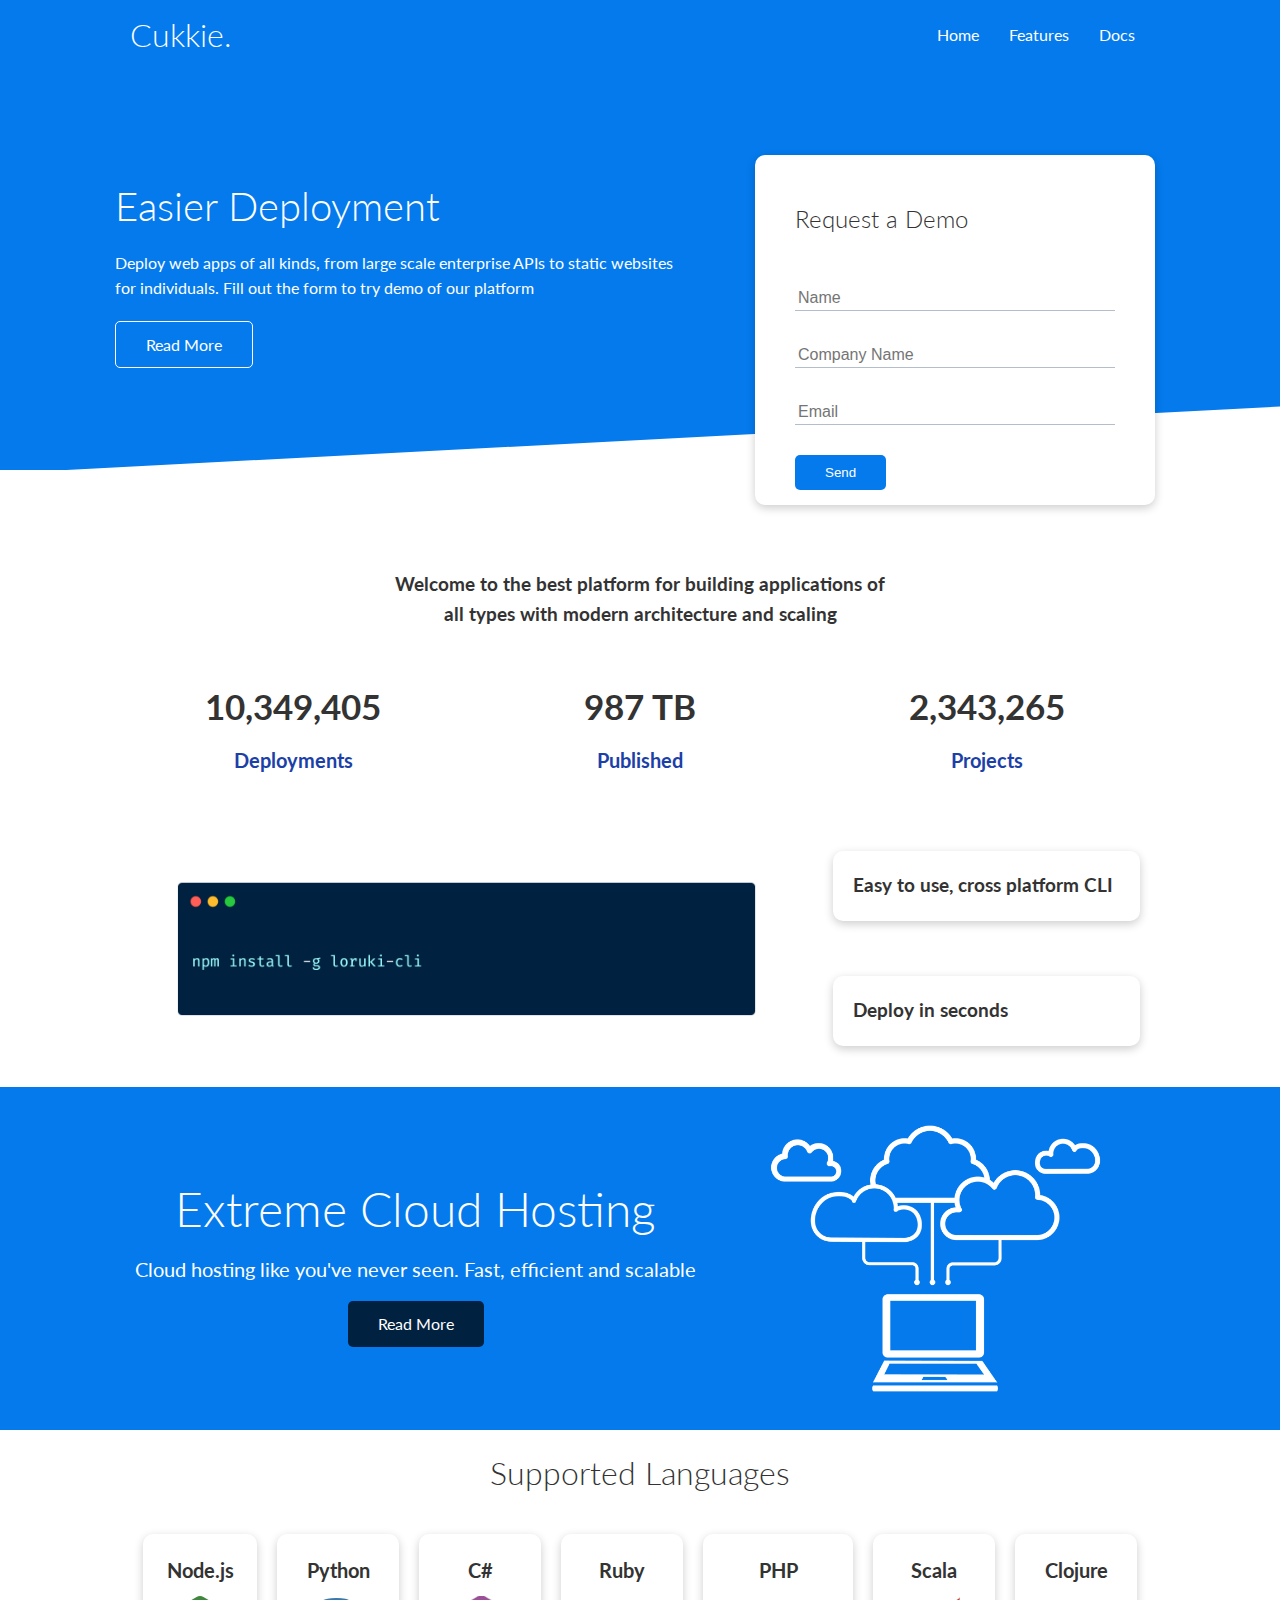
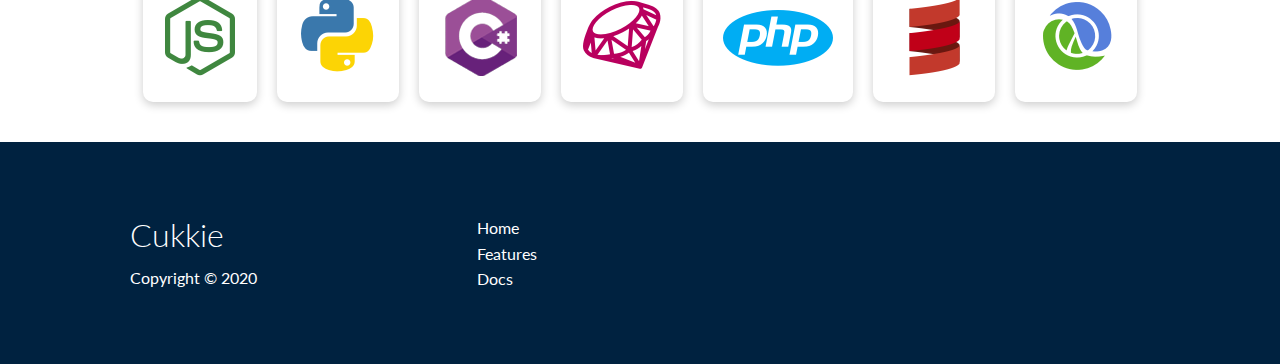
<file: index.html>
<!DOCTYPE html>
<html lang="en">
  <head>
    <meta charset="UTF-8" />
    <meta name="viewport" content="width=device-width, initial-scale=1.0" />
    <link
      rel="stylesheet"
      href="https://cdnjs.cloudflare.com/ajax/libs/font-awesome/5.15.1/css/all.min.css"
      integrity="sha512-+4zCK9k+qNFUR5X+cKL9EIR+ZOhtIloNl9GIKS57V1MyNsYpYcUrUeQc9vNfzsWfV28IaLL3i96P9sdNyeRssA=="
      crossorigin="anonymous"
    />
    <link rel="stylesheet" href="css/utilities.css" />
    <link rel="stylesheet" href="css/style.css" />
    <title>Cukkie | Cloud Hosting for Everyone</title>
  </head>
  <body>
    <!-- Navbar-->
    <div class="navbar">
      <div class="container flex">
        <h1 class="logo">Cukkie.</h1>
        <nav>
          <ul>
            <li><a href="index.html">Home</a></li>
            <li><a href="features.html">Features</a></li>
            <li><a href="docs.html">Docs</a></li>
          </ul>
        </nav>
      </div>
    </div>

    <!-- Showcase for different view settings-->
    <section class="showcase">
      <div class="container grid">
        <div class="showcase-text">
          <h1>Easier Deployment</h1>
          <p>
            Deploy web apps of all kinds, from large scale enterprise APIs to
            static websites for individuals. Fill out the form to try demo of
            our platform
          </p>
          <!--we gonna set the link on the button format under the paragraph-->
          <a href="features.html" class="btn btn-outline">Read More</a>
        </div>
        <!-- this card with the background color and padding stuff using bootstrap card an form-->
        <div class="showcase-form card">
          <h2>Request a Demo</h2>
          <!-- we dont need action on this form-->
          <!-- adding required for simple validation  -->
          <form
            name="contact"
            method="POST"
            netlify-honeypot="bot-field"
            data-netlify="true"
          >
            <input type="hidden" name="form-name" value="contact" />
            <p class="hidden">
              <label
                >Don’t fill this out if you're human: <input name="bot-field"
              /></label>
            </p>
            <div class="form-control">
              <input type="text" name="name" placeholder="Name" required />
            </div>
            <div class="form-control">
              <input
                type="text"
                name="company"
                placeholder="Company Name"
                required
              />
            </div>
            <div class="form-control">
              <input type="email" name="email" placeholder="Email" required />
            </div>
            <!-- we need the button-->
            <input type="submit" value="Send" class="btn btn-primary" />
          </form>
        </div>
      </div>
    </section>

    <!-- let's working on Stats-->
    <section class="stats">
      <div class="container">
        <!--my-1 stand for margin top and bottom 1, (mx for horizontal, m for marginal around) and text-center class is going to center the text-->
        <h3 class="stats-heading text-center my-1">
          Welcome to the best platform for building applications of all types
          with modern architecture and scaling
        </h3>
        <!--setup the area for stats content, using grid-3 colom, which previously only two on css-->
        <div class="grid grid-3 text-center my-4">
          <div>
            <!--using icon on font awesome class i=icon fas=fontawesome fa-server is a class-->
            <i class="fas fa-server fa-3x"></i>
            <h3>10,349,405</h3>
            <p class="text-secondary">Deployments</p>
          </div>
          <div>
            <i class="fas fa-upload fa-3x"></i>
            <h3>987 TB</h3>
            <p class="text-secondary">Published</p>
          </div>
          <div>
            <i class="fas fa-project-diagram fa-3x"></i>
            <h3>2,343,265</h3>
            <p class="text-secondary">Projects</p>
          </div>
        </div>
      </div>
    </section>
    <!-- CLI-->
    <section class="cli">
      <div class="container grid">
        <img src="images/cli.png" alt="" />
        <div class="card" <!-- inside this will has card -->
          <h3>Easy to use, cross platform CLI</h3>
        </div>
        <div class="card">
          <h3>Deploy in seconds</h3>
        </div>
      </div>
    </section>

    <!-- Cloud  -->
    <!-- this section using cloud container with color primary as on css, margin and padding 2 as on css -->
    <section class="cloud bg-primary my-2 py-2">
      <div class="container grid">
        <div class="text-center">
          <!-- using h2 large -->
          <h2 class="lg">Extreme Cloud Hosting</h2>
          <!-- paragraph will set into class lead (for larger purpose) and margin vertical 1 -->
          <p class="lead my-1">
            Cloud hosting like you've never seen. Fast, efficient and scalable
          </p>
          <a href="features.html" class="btn btn-dark">Read More</a>
        </div>
        <!-- second part is putting image -->
        <img src="images/cloud.png" alt="" />
      </div>
    </section>

    <!-- Languages -->
    <section class="languages">
      <h2 class="md text-center my-2">Supported Languages</h2>
      <!-- we using flex for make sure its align easily in a row -->
      <div class="container flex">
        <!-- each one if this will be wrap on card, so card will be -->
        <div class="card">
          <h4>Node.js</h4>
          <img src="images/logos/node.png" alt="" />
        </div>
        <div class="card">
          <h4>Python</h4>
          <img src="images/logos/python.png" alt="" />
        </div>
        <div class="card">
          <h4>C#</h4>
          <img src="images/logos/csharp.png" alt="" />
        </div>
        <div class="card">
          <h4>Ruby</h4>
          <img src="images/logos/ruby.png" alt="" />
        </div>
        <div class="card">
          <h4>PHP</h4>
          <img src="images/logos/php.png" alt="" />
        </div>
        <div class="card">
          <h4>Scala</h4>
          <img src="images/logos/scala.png" alt="" />
        </div>
        <div class="card">
          <h4>Clojure</h4>
          <img src="images/logos/clojure.png" alt="" />
        </div>
      </div>
    </section>

    <!-- Footer -->
    <footer class="footer bg-dark py-5">
      <div class="container grid grid-3">
        <div>
          <h1>Cukkie</h1>
          <p>Copyright &copy; 2020</p>
        </div>
        <nav>
          <ul>
            <li><a href="index.html">Home</a></li>
            <li><a href="features.html">Features</a></li>
            <li><a href="docs.html">Docs</a></li>
          </ul>
        </nav>
        <!-- creating social account link -->
        <div class="social">
          <!-- we using # for link somewhere, and fab for social media icon at font awesome -->
          <a href="#"><i class="fab fa-github fa-2x"></i></a>
          <a href="#"><i class="fab fa-facebook fa-2x"></i></a>
          <a href="#"><i class="fab fa-instagram fa-2x"></i></a>
          <a href="#"><i class="fab fa-twitter fa-2x"></i></a>
        </div>
      </div>
    </footer>
  </body>
</html>
</file>
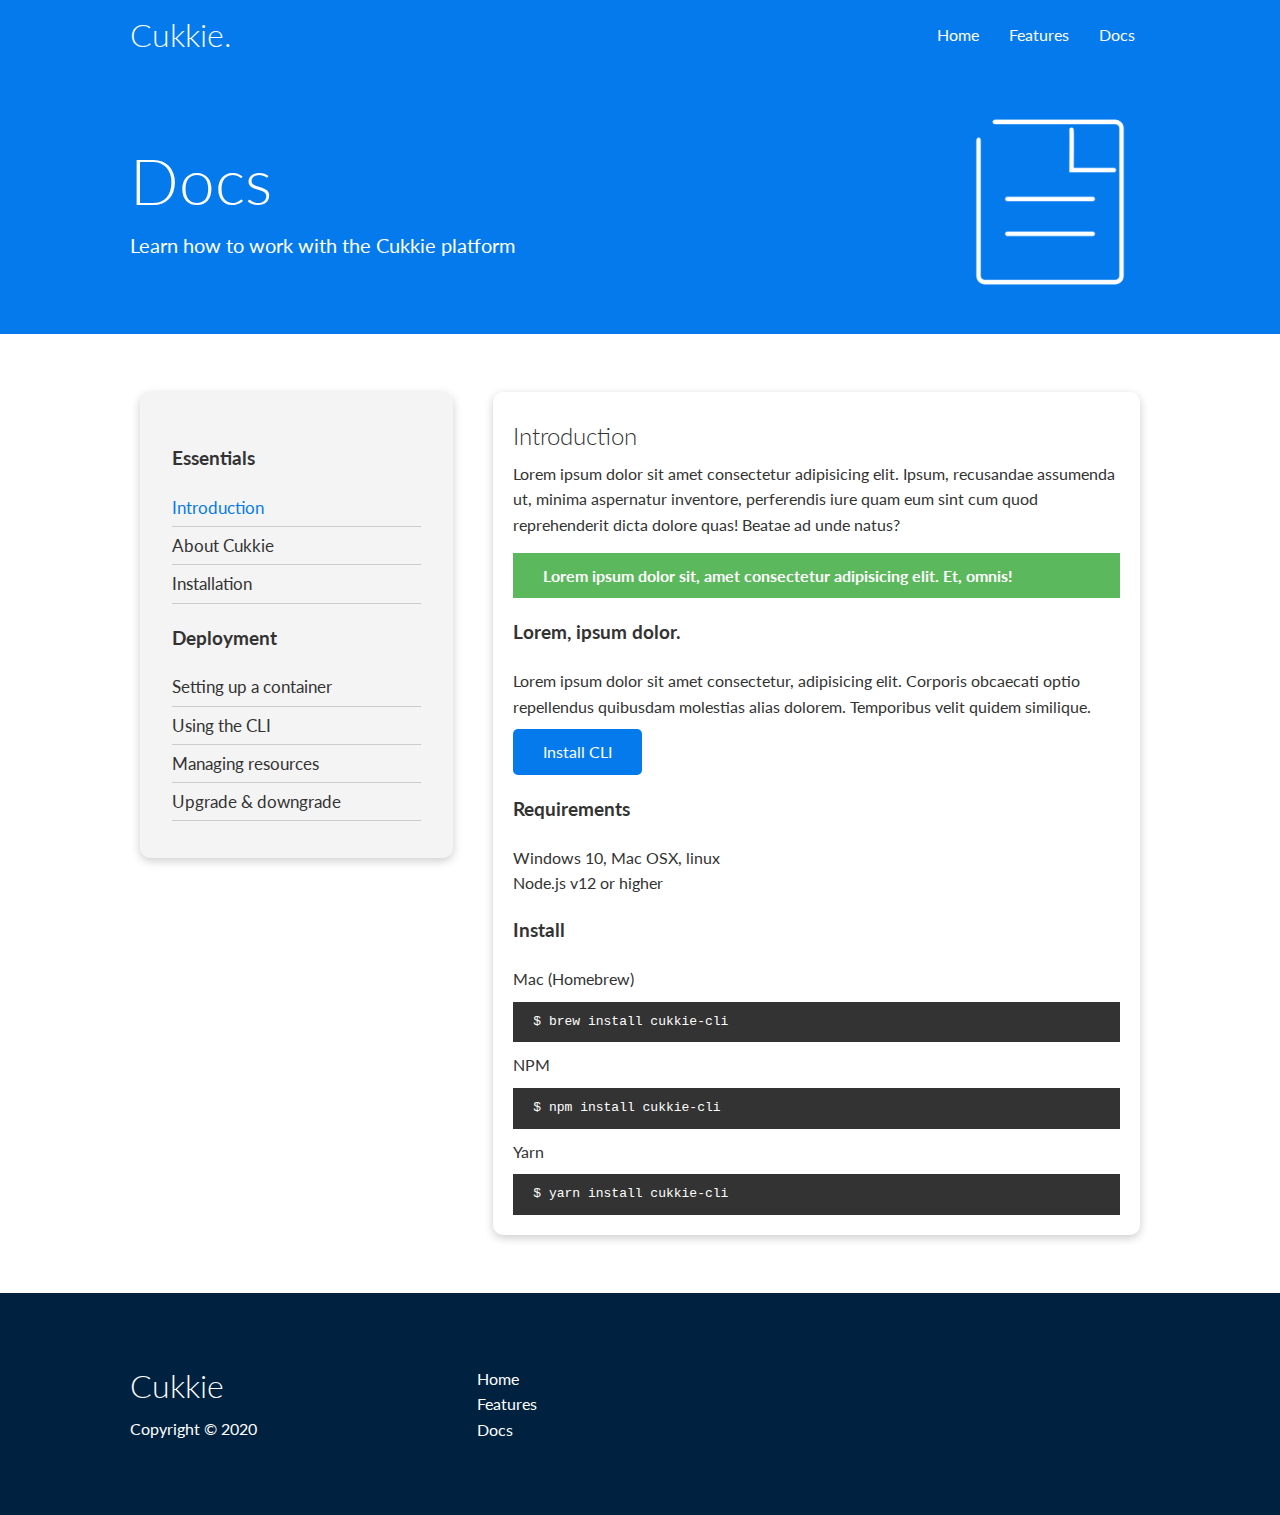
<file: docs.html>
<!DOCTYPE html>
<html lang="en">
  <head>
    <meta charset="UTF-8" />
    <meta name="viewport" content="width=device-width, initial-scale=1.0" />
    <link
      rel="stylesheet"
      href="https://cdnjs.cloudflare.com/ajax/libs/font-awesome/5.15.1/css/all.min.css"
      integrity="sha512-+4zCK9k+qNFUR5X+cKL9EIR+ZOhtIloNl9GIKS57V1MyNsYpYcUrUeQc9vNfzsWfV28IaLL3i96P9sdNyeRssA=="
      crossorigin="anonymous"
    />
    <link rel="stylesheet" href="css/utilities.css" />
    <link rel="stylesheet" href="css/style.css" />
    <title>Cukkie | Cloud Hosting for Everyone</title>
  </head>
  <body>
    <!-- Navbar-->
    <div class="navbar">
      <div class="container flex">
        <h1 class="logo">Cukkie.</h1>
        <nav>
          <ul>
            <li><a href="index.html">Home</a></li>
            <li><a href="features.html">Features</a></li>
            <li><a href="docs.html">Docs</a></li>
          </ul>
        </nav>
      </div>
    </div>

    <!-- Head -->
    <section class="docs-head bg-primary py-3">
      <div class="container grid">
        <div>
          <h1 class="xl">Docs</h1>
          <p class="lead">Learn how to work with the Cukkie platform</p>
        </div>
        <img src="images/docs.png" alt="" />
      </div>
    </section>

    <!-- Docs Main -->
    <section class="docs-main my-4">
      <div class="container grid">
        <div class="card bg-light p-3">
          <h3 class="my-2">Essentials</h3>
          <nav>
            <ul>
              <!-- list items -->
              <li><a class="text-primary" href="#">Introduction</a></li>
              <li><a href="#">About Cukkie</a></li>
              <li><a href="#">Installation</a></li>
            </ul>
          </nav>

          <!-- create another nav -->
          <h3 class="my-2">Deployment</h3>
          <nav>
            <ul>
              <li><a href="#">Setting up a container</a></li>
              <li><a href="#">Using the CLI</a></li>
              <li><a href="#">Managing resources</a></li>
              <li><a href="#">Upgrade & downgrade</a></li>
            </ul>
          </nav>
        </div>
        <div class="card">
          <h2>Introduction</h2>
          <p>
            Lorem ipsum dolor sit amet consectetur adipisicing elit. Ipsum,
            recusandae assumenda ut, minima aspernatur inventore, perferendis
            iure quam eum sint cum quod reprehenderit dicta dolore quas! Beatae
            ad unde natus?
          </p>

          <div class="alert alert-success">
            <i class="fas fa-info"></i>Lorem ipsum dolor sit, amet consectetur
            adipisicing elit. Et, omnis!
          </div>

          <h3>Lorem, ipsum dolor.</h3>
          <p>
            Lorem ipsum dolor sit amet consectetur, adipisicing elit. Corporis
            obcaecati optio repellendus quibusdam molestias alias dolorem.
            Temporibus velit quidem similique.
          </p>
          <a href="#" class="btn btn-primary">Install CLI</a>

          <h3>Requirements</h3>
          <ul>
            <li>Windows 10, Mac OSX, linux</li>
            <li>Node.js v12 or higher</li>
          </ul>
          <h3>Install</h3>
          <p>Mac (Homebrew)</p>
          <!-- create code review, using html pre text -->
          <pre><code>$ brew install cukkie-cli</code></pre>
          <p>NPM</p>
          <!-- create code review, using html pre text -->
          <pre><code>$ npm install cukkie-cli</code></pre>
          <p>Yarn</p>
          <!-- create code review, using html pre text -->
          <pre><code>$ yarn install cukkie-cli</code></pre>
        </div>
      </div>
    </section>

    <!-- Footer -->
    <footer class="footer bg-dark py-5">
      <div class="container grid grid-3">
        <div>
          <h1>Cukkie</h1>
          <p>Copyright &copy; 2020</p>
        </div>
        <nav>
          <ul>
            <li><a href="index.html">Home</a></li>
            <li><a href="features.html">Features</a></li>
            <li><a href="docs.html">Docs</a></li>
          </ul>
        </nav>
        <!-- creating social account link -->
        <div class="social">
          <!-- we using # for link somewhere, and fab for social media icon at font awesome -->
          <a href="#"><i class="fab fa-github fa-2x"></i></a>
          <a href="#"><i class="fab fa-facebook fa-2x"></i></a>
          <a href="#"><i class="fab fa-instagram fa-2x"></i></a>
          <a href="#"><i class="fab fa-twitter fa-2x"></i></a>
        </div>
      </div>
    </footer>
  </body>
</html>
</file>
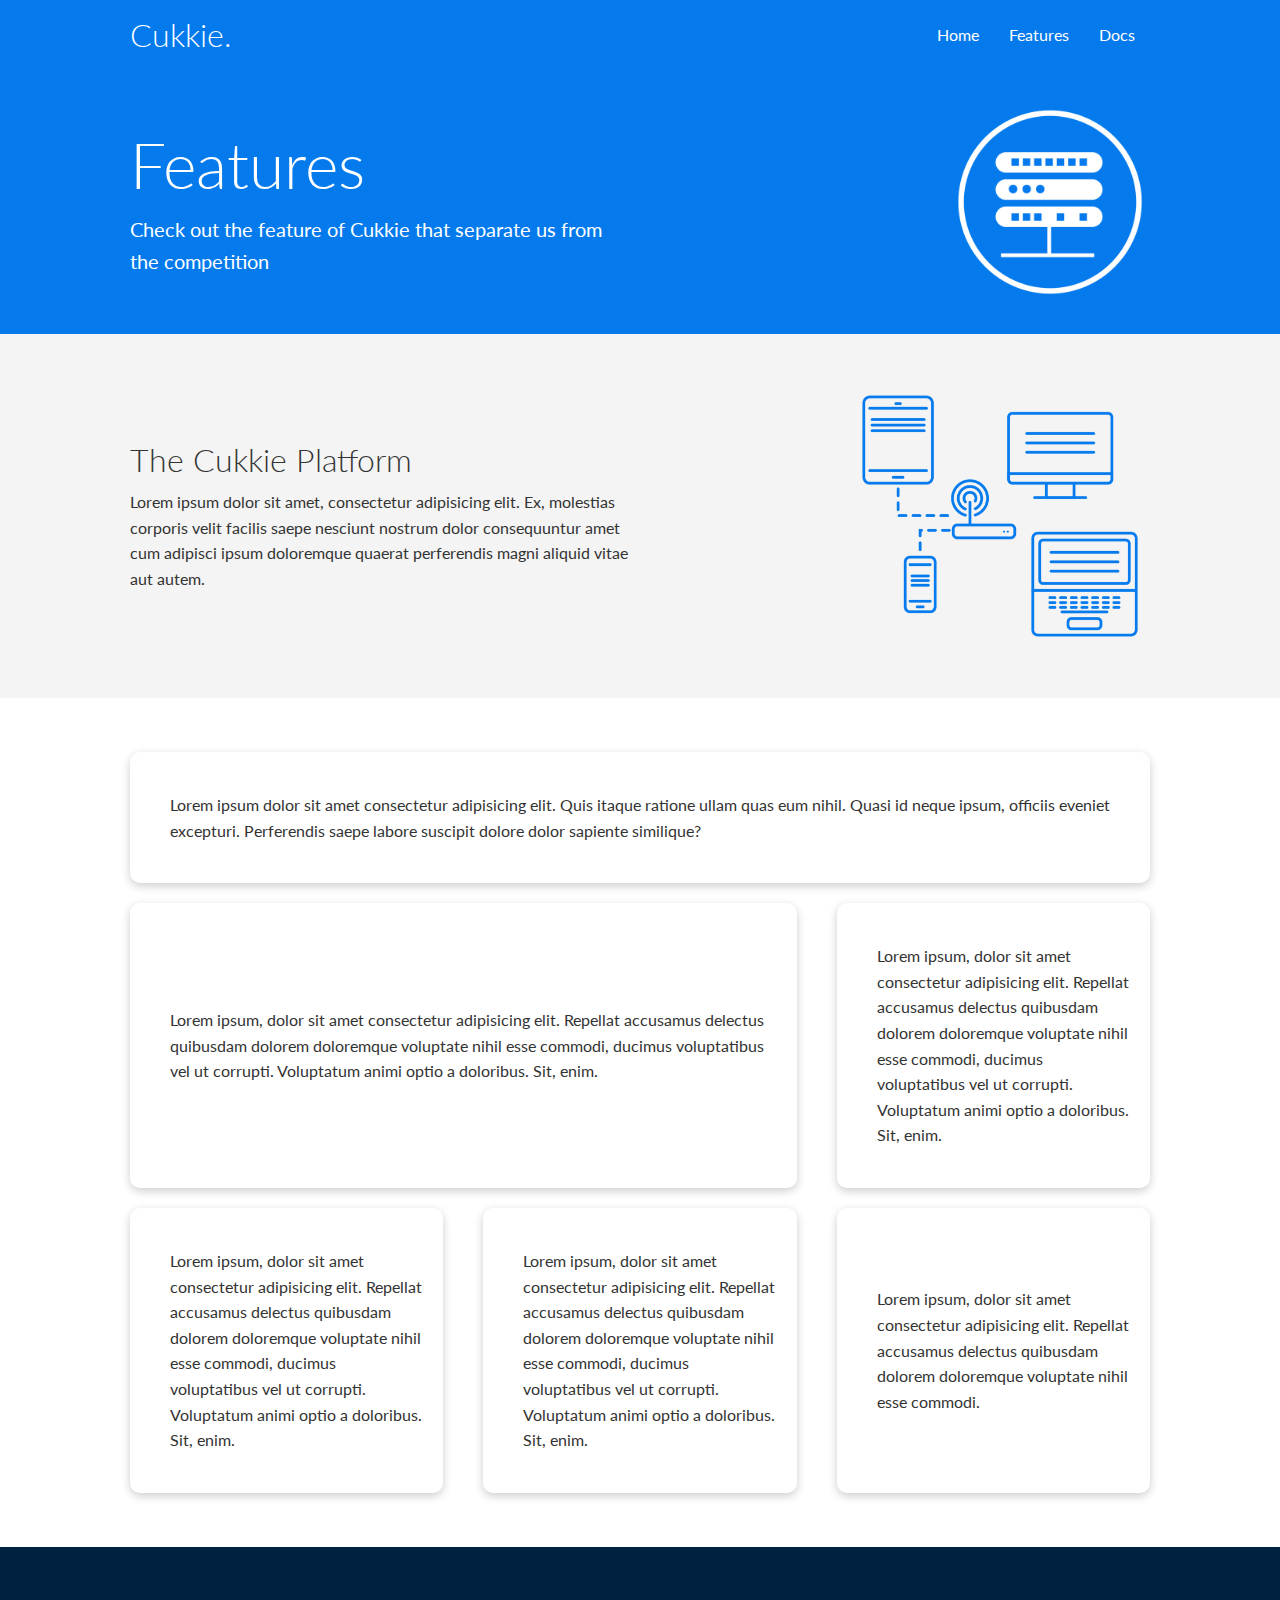
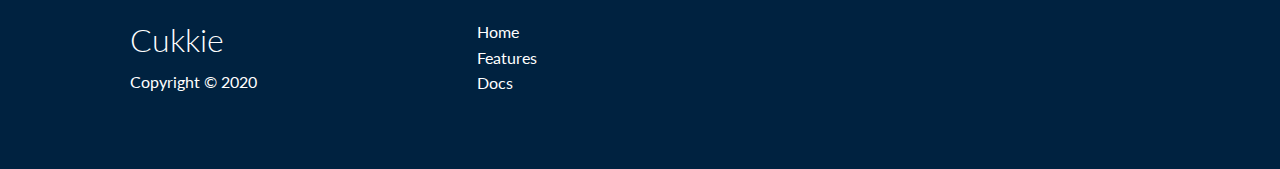
<file: features.html>
<!DOCTYPE html>
<html lang="en">
  <head>
    <meta charset="UTF-8" />
    <meta name="viewport" content="width=device-width, initial-scale=1.0" />
    <link
      rel="stylesheet"
      href="https://cdnjs.cloudflare.com/ajax/libs/font-awesome/5.15.1/css/all.min.css"
      integrity="sha512-+4zCK9k+qNFUR5X+cKL9EIR+ZOhtIloNl9GIKS57V1MyNsYpYcUrUeQc9vNfzsWfV28IaLL3i96P9sdNyeRssA=="
      crossorigin="anonymous"
    />
    <link rel="stylesheet" href="css/utilities.css" />
    <link rel="stylesheet" href="css/style.css" />
    <title>Cukkie | Cloud Hosting for Everyone</title>
  </head>
  <body>
    <!-- Navbar-->
    <div class="navbar">
      <div class="container flex">
        <h1 class="logo">Cukkie.</h1>
        <nav>
          <ul>
            <li><a href="index.html">Home</a></li>
            <li><a href="features.html">Features</a></li>
            <li><a href="docs.html">Docs</a></li>
          </ul>
        </nav>
      </div>
    </div>

    <!-- Head -->
    <section class="features-head bg-primary py-3">
      <div class="container grid">
        <div>
          <h1 class="xl">Features</h1>
          <p class="lead">
            Check out the feature of Cukkie that separate us from the
            competition
          </p>
        </div>
        <img src="images/server.png" alt="" />
      </div>
    </section>

    <!-- Sub Head -->
    <section class="features-sub-head bg-light py-3">
        <div class="container grid">
            <div>
                <h1 class="md">The Cukkie Platform</h1>
                <p>
                  Lorem ipsum dolor sit amet, consectetur adipisicing elit. Ex, molestias corporis velit facilis saepe nesciunt nostrum dolor consequuntur amet cum adipisci ipsum doloremque quaerat perferendis magni aliquid vitae aut autem.
                </p>
              </div>
              <img src="images/server2.png" alt="" />
            </div>
        </div>
    </section>

    <section class="features-main my-2">
        <!-- set the class card and flex (flex will have set alignment as on css style) -->
        <div class="container grid grid-3">
        <div class="card flex">
            <!-- set the icon insude the card -->
            <i class="fas fa-server fa-3x"></i>
                <p>Lorem ipsum dolor sit amet consectetur adipisicing elit. Quis itaque ratione ullam quas eum nihil. Quasi id neque ipsum, officiis eveniet excepturi. Perferendis saepe labore suscipit dolore dolor sapiente similique?</p>
        </div>
        <div class="card flex">
            <!-- set the icon insude the card -->
            <i class="fas fa-network-wired fa-3x"></i>
                <p>Lorem ipsum, dolor sit amet consectetur adipisicing elit. Repellat accusamus delectus quibusdam dolorem doloremque voluptate nihil esse commodi, ducimus voluptatibus vel ut corrupti. Voluptatum animi optio a doloribus. Sit, enim.</p>
        </div>
        <div class="card flex">
            <!-- set the icon insude the card -->
            <i class="fas fa-laptop-code fa-3x"></i>
                <p>Lorem ipsum, dolor sit amet consectetur adipisicing elit. Repellat accusamus delectus quibusdam dolorem doloremque voluptate nihil esse commodi, ducimus voluptatibus vel ut corrupti. Voluptatum animi optio a doloribus. Sit, enim.</p>
        </div>
        <div class="card flex">
            <!-- set the icon insude the card -->
            <i class="fas fa-database fa-3x"></i>
                <p>Lorem ipsum, dolor sit amet consectetur adipisicing elit. Repellat accusamus delectus quibusdam dolorem doloremque voluptate nihil esse commodi, ducimus voluptatibus vel ut corrupti. Voluptatum animi optio a doloribus. Sit, enim.</p>
        </div>
        <div class="card flex">
            <!-- set the icon insude the card -->
            <i class="fas fa-power-off fa-3x"></i>
                <p>Lorem ipsum, dolor sit amet consectetur adipisicing elit. Repellat accusamus delectus quibusdam dolorem doloremque voluptate nihil esse commodi, ducimus voluptatibus vel ut corrupti. Voluptatum animi optio a doloribus. Sit, enim.</p>
        </div>
        <div class="card flex">
            <!-- set the icon insude the card -->
            <i class="fas fa-upload fa-3x"></i>
                <p>Lorem ipsum, dolor sit amet consectetur adipisicing elit. Repellat accusamus delectus quibusdam dolorem doloremque voluptate nihil esse commodi.</p>
        </div>
        </div>
    </section>

    <!-- Footer -->
    <footer class="footer bg-dark py-5">
      <div class="container grid grid-3">
        <div>
          <h1>Cukkie</h1>
          <p>Copyright &copy; 2020</p>
        </div>
        <nav>
          <ul>
            <li><a href="index.html">Home</a></li>
            <li><a href="features.html">Features</a></li>
            <li><a href="docs.html">Docs</a></li>
          </ul>
        </nav>
        <!-- creating social account link -->
        <div class="social">
          <!-- we using # for link somewhere, and fab for social media icon at font awesome -->
          <a href="#"><i class="fab fa-github fa-2x"></i></a>
          <a href="#"><i class="fab fa-facebook fa-2x"></i></a>
          <a href="#"><i class="fab fa-instagram fa-2x"></i></a>
          <a href="#"><i class="fab fa-twitter fa-2x"></i></a>
        </div>
      </div>
    </footer>
  </body>
</html>
</file>
<file: css/utilities.css>
/* --------------------------------------------------- */
/* This the utilities  */

/* set the container that wides has selected range, and not following whole web page few and its will turn responsiveness */
/* to make clean point when you stretch the window */
/* and margin zero auto will be set for automatically respons to wide range of webpage */
.container {
  max-width: 1100px;
  margin: 0 auto;
  /* fixing the margin10px by headings above, so this container has no margin */
  overflow: auto;
  /* set the padding so they have space within its container, and to push left and right */
  padding: 0 40px;
}

/* setup the card class */
.card {
  background-color: #fff;
  color: #333;
  border-radius: 10px;
  /* create box shadow with 0 margin 3px wide and 10px blur, the the color with rgba opa 0.2 */
  box-shadow: 0 3px 10px rgba(0, 0, 0, 0.2);
  padding: 20px;
  margin: 10px;
}

/* styling the button */
.btn {
  display: inline-block;
  padding: 10px 30px;
  cursor: pointer;
  background: var(--primary-color);
  color: #fff;
  border: none;
  border-radius: 5px;
}

.btn-outline {
  background-color: transparent;
  border: 1px #fff solid;
}

/* setup the hover effect on button */
.btn:hover {
  transform: scale(0.98);
}

/* adding bg primary */
/* Backgrounds & Coloured buttons */
.bg-primary,
.btn-primary {
  background-color: var(--primary-color);
  color: #fff;
}

.bg-secondary,
.btn-secondary {
  background-color: var(--secondary-color);
  color: #fff;
}

.bg-dark,
.btn-dark {
  background-color: var(--dark-color);
  color: #fff;
}

/* targeting a link on footer into white color  */

.bg-light,
.btn-light {
  background-color: var(--light-color);
  color: #333;
}

.bg-primary a,
.btn-primary a,
.bg-secondary a,
.btn-secondary a,
.bg-dark a,
.btn-dark a {
  color: #fff;
}

/* Text Colors */
.text-primary {
  color: var(--primary-color);
}

.text-secondary {
  color: var(--secondary-color);
}

.text-dark {
  color: var(--dark-color);
}

/* targeting a link on footer into white color  */

.text-light {
  color: var(--light-color);
}

/* Text Sizes  */
.lead {
  /* will change the paragraph font size */
  font-size: 20px;
}

/* then for small medium */
.sm {
  font-size: 1rem;
}

.md {
  font-size: 2rem;
}

.lg {
  font-size: 3rem;
}

.xl {
  font-size: 4rem;
}

.text-center {
  text-align: center;
}

/* Alert setup */
.alert {
  background-color: var(--light-color);
  padding: 10px 20px;
  font-weight: bold;
  /* setup margin for separet from everything else with 15px on the top and bottom */
  margin: 15px 0;
}

.alert i {
  /* creeate space between alert icon and the text */
  margin-right: 10px;
}

.alert-success {
  background-color: var(--success-color);
  color: #fff;
}

.alert-error {
  background-color: var(--error-color);
  color: #fff;
}

/* setup the container and navbar into flexbox so we could easily manage them into flex items & grid with desire direction */
/* add the utility class flex on the html beside container, so it will manage navbar using flexbox */
.flex {
  /* this display flex will turn items into colom */
  display: flex;
  /* to ensure webname and navbar separately arrange */
  /* justify-content using space between to make the both item separately position themself on each start and ends of the container */
  justify-content: center;
  align-items: center;
  /* make sure the height turn into 100% of whatever the container is */
  height: 100%;
}

/* Create a grid to align side by side on the Showcase model */
.grid {
  display: grid;
  /* setup how wide we wanna setup the grid colum inside one row, and set the wide using fraction (Fr) instead, like the percentage inside the container*/
  grid-template-columns: repeat(2, 1fr);
  /* because the initial fraction on grid doesnt have a space, we add gap in it */
  gap: 20px;
  justify-content: center;
  align-items: center;
  height: 100%;
}

/* Grid-3 was to set the stats grid into 3 colom instead 2 */
.grid-3 {
  grid-template-columns: repeat(3, 1fr);
}

/* Margin */
.my-1 {
  /* rem is the multiplier root element for font size*/
  margin: 1rem 0;
}

.my-2 {
  /* rem is the multiplier root element for font size*/
  margin: 1.5rem 0;
}

.my-3 {
  /* rem is the multiplier root element for font size*/
  margin: 2rem 0;
}

.my-4 {
  /* rem is the multiplier root element for font size*/
  margin: 3rem 0;
}

.my-5 {
  /* rem is the multiplier root element for font size*/
  margin: 4rem 0;
}

.m-1 {
  /* rem is the multiplier root element for font size*/
  margin: 1rem;
}

.m-2 {
  /* rem is the multiplier root element for font size*/
  margin: 1.5rem;
}

.m-3 {
  /* rem is the multiplier root element for font size*/
  margin: 2rem;
}

.m-4 {
  /* rem is the multiplier root element for font size*/
  margin: 3rem;
}

.m-5 {
  /* rem is the multiplier root element for font size*/
  margin: 4rem 0;
}

/* Padding */
.py-1 {
  /* rem is the multiplier root element for font size*/
  padding: 1rem 0;
}

.py-2 {
  /* rem is the multiplier root element for font size*/
  padding: 1.5rem 0;
}

.py-3 {
  /* rem is the multiplier root element for font size*/
  padding: 2rem 0;
}

.py-4 {
  /* rem is the multiplier root element for font size*/
  padding: 3rem 0;
}

.py-5 {
  /* rem is the multiplier root element for font size*/
  padding: 4rem 0;
}

.p-1 {
  /* rem is the multiplier root element for font size*/
  padding: 1rem;
}

.p-2 {
  /* rem is the multiplier root element for font size*/
  padding: 1.5rem;
}

.p-3 {
  /* rem is the multiplier root element for font size*/
  padding: 2rem;
}

.p-4 {
  /* rem is the multiplier root element for font size*/
  padding: 3rem;
}

.p-5 {
  /* rem is the multiplier root element for font size*/
  padding: 4rem;
}
</file>
<file: css/style.css>
@import url("https://fonts.googleapis.com/css2?family=Lato:wght@300&display=swap");

/* Create CSS Properties */
:root {
  --primary-color: #047aed;
  --secondary-color: #1c3fa8;
  --dark-color: #002240;
  --light-color: #f4f4f4;
  --success-color: #5cb85c;
  --error-color: #d9534f;
}
/* --------------------------------------------------- */
/* Reset */
* {
  /* to ensure all the container using webpage size and control margin and padding easily */
  box-sizing: border-box;
  padding: 0;
  margin: 0;
}

/* --------------------------------------------------- */

body {
  font-family: "Lato", sans-serif;
  color: #333;
  /* line-height to spread things out lil bit */
  line-height: 1.6;
}

ul {
  /* for without any bullet point */
  list-style-type: none;
}

a {
  /* to remove ugly underline on the link */
  text-decoration: none;
  color: #333;
}

/* setup the headings */
h1,
h2 {
  /* for making less bold */
  font-weight: 300;
  /* line-height for making pretty look */
  line-height: 1.2;
  /* setup margin top and bottom 10px and left right 0px */
  margin: 10px 0;
}

/* setup paragraph similiar to headings */
p {
  margin: 10px 0;
}

/* set the images that has width similiar to the parent container */
img {
  width: 100%;
}

code,
pre {
  background: #333;
  color: #fff;
  padding: 10px;
}

.hidden {
  visibility: hidden;
  /* for not taking any space, set height zero */
  height: 0;
}

/* Navbar Styling */
.navbar ul {
  display: flex;
}

/* styling the nav bar*/
.navbar {
  background-color: var(--primary-color);
  color: #fff;
  height: 70px;
}

/*  set the link into white color in the navbar   */
.navbar a {
  color: #fff;
  /* make a break on each items */
  padding: 10px;
  margin: 0 5px;
}

/* create a hover effect on the navbar */
.navbar a:hover {
  border-bottom: 2px #fff solid;
}

/* if flex in the navbar, so it would be using space-between */
.navbar .flex {
  justify-content: space-between;
}

/* Showcase */
.showcase {
  height: 400px;
  background-color: var(--primary-color);
  color: #fff;
  position: relative;
}

.showcase h1 {
  /* to set the fontsize bigger for showcase */
  font-size: 40px;
}
.showcase p {
  margin: 20px 0;
}

.showcase .grid {
  /* make it approach by percentage as the container grid */
  grid-template-columns: 55% 45%;
  gap: 30px;
  /* to setup the card height visible above showcase grid container */
  overflow: visible;
}

.showcase-text {
  /* sets animation for sliding left with duration 1 seconds and moving ease in */
  animation: slideInFromLeft 1s ease-in;
}

.showcase-form {
  /* setup & styling the form */
  /* relative to make this at the top of property */
  position: relative;
  /* to push down */
  top: 60px;
  height: 350px;
  width: 400px;
  padding: 40px;
  /* to ensure the card always position himself at the front */
  z-index: 100;
  /* to push the form to the right */
  justify-self: flex-end;
  /* sets the animation page start */
  animation: slideInFromRight 1s ease-in;
}

/* setup form control that wrap the input */
.showcase-form .form-control {
  /* separate the form */
  margin: 30px 0;
}

/* style the actual input and the button with targeting only input type "text and "email"*/
.showcase-form input[type="text"],
.showcase-form input[type="email"] {
  /* taking away the border */
  border: 0;
  /* instead changing just styled border bottom */
  border-bottom: 1px solid #b4becb;
  /* set the width into 100% so its go all the way across parent container */
  width: 100%;
  padding: 3px;
  font-size: 16px;
}

/* taking out the original format of border when click input */
.showcase-form input:focus {
  outline: none;
}

/* Create the slice part: instead of adding new element on the html, we setup the pseoudo character */
.showcas::before,
.showcase::after {
  content: "";
  position: absolute;
  height: 100px;
  bottom: -70px;
  right: 0;
  left: 0;
  background: #fff;
  transform: skewY(-3deg);
  /* to occupy all web type and model, we setup prefix version the transform into several media webkit */
  /* for Chrome and Safari */
  -webkit-transform: skewY(-3deg);
  /* for Mozila */
  -moz-transform: skewY(-3deg);
  /* microsoft */
  -ms-transform: skewY(-3deg);
}
/* --------------------------------------------------- */
/* Stats */
.stats {
  padding-top: 100px;
  animation: slideInFromBottom 1s ease-in;
}

.stats-heading {
  /* to squize in the middle from major container */
  max-width: 500px;
  margin: auto;
}
/* decoring the stats h3 and paragraph */
.stats .grid h3 {
  font-size: 35px;
}

.stats .grid p {
  font-size: 20px;
  font-weight: bold;
}

/* cli */
.cli .grid {
  grid-template-columns: repeat(3, 1fr);
  grid-template-rows: repeat(2, 1fr);
}

/* to expand the cli image on first 2 row and two colom */
/* using this ">" bracket to target everything(*) that in(:) the first-child */
.cli .grid > *:first-child {
  /* this grid column will fill from 1 and span untul column 2 */
  grid-column: 1 / span 2;
  /* then targeting the second part is spaning row */
  grid-row: 1 / span 2;
}

/* Cloud */
.cloud .grid {
  grid-template-columns: 4fr 3fr;
}

/* Languages */

/* setup the flex so the all card will move up when window resizes */
.languages .flex {
  flex-wrap: wrap;
}

.languages .card {
  text-align: center;
  margin: 18px 10px 40px;
  /* to setup transition so the card on hover will move smoothly transition */
  transition: transform 0.2s ease-in;
}

.languages .card h4 {
  font-size: 20px;
  margin-bottom: 10px;
}

/* setup the hover to create an animation while hover the cards, hover up (using -px,) for hover down (using +px)*/
.languages .card:hover {
  transform: translateY(-15px);
}

/* Features */
.features-head img,
.docs-head img {
  width: 200px;
  /* this justify self will justify itself only and flex-end will push them into end of the grid container */
  justify-self: flex-end;
}

.features-sub-head img {
  width: 300px;
  /* this justify self will justify itself only and flex-end will push them into end of the grid container */
  justify-self: flex-end;
}

.features-main .card > i {
  /* add the margin on the icon */
  margin-right: 20px;
}

.features-main .grid {
  padding: 30px;
}

.features-main .grid > *:first-child {
  /* take span on the fisrt card across all three */
  grid-column: 1 / span 3;
}

/* target universal on next child by nth-child(this gonna be the child number) */
.features-main .grid > *:nth-child(2) {
  /* take span on the second card across all two */
  grid-column: 1 / span 2;
}

/* Docs */
.docs-main h3 {
  margin: 20px 0;
}

.docs-main .grid {
  /* make the first card 1 fr and second 2fr */
  grid-template-columns: 1fr 2fr;
  align-items: flex-start;
}

.docs-main nav li {
  /* design the navigation */
  font-size: 17px;
  padding-bottom: 5px;
  margin-bottom: 5px;
  border-bottom: 1px #ccc solid;
}

.docs-main a:hover {
  /* create hover animation on the link */
  font-weight: bold;
}

/* Footer */
.footer .social a {
  margin: 0 10px;
}

/* setup for media query */
/* Tablet and under */
@media (max-width: 768px) {
  /* to create only one colum */
  .grid,
  .showcase .grid,
  .stats .grid,
  .cli .grid,
  .cloud .grid,
  .features-main .grid,
  .docs-main .grid {
    grid-template-columns: 1fr;
    grid-template-rows: 1fr;
  }

  .showcase {
    /* to pushdown showcase in 1fr mode (mobile) */
    height: auto;
  }

  .showcase-text {
    /* set text to center */
    text-align: center;
    /* set margin to push down */
    margin-top: 40px;
    /* sets animation */
    animation: slideInFromTop 1s ease-in;
  }

  .showcase-form {
    /* to set justify all element by itself */
    justify-self: auto;
    margin: auto;
    /* sets animation */
    animation: slideInFromBottom 1s ease-in;
  }

  /* instead of spanning we just set grid colum to 1 and grid row to 1 */
  .cli .grid > *:first-child {
    grid-column: 1;
    grid-row: 1;
  }

  .features-head,
  .features-sub-head,
  .docs-head {
    text-align: center;
  }

  .features-head img,
  .features-sub-head img,
  .docs-head img {
    justify-self: center;
  }

  .features-main .grid > *:first-child,
  .features-main .grid > *:nth-child(2) {
    grid-column: 1;
  }
}

/* Animations */
@keyframes slideInFromLeft {
  0% {
    /* to basically start off the screen, we define transform translatex to -100% (coming from the left) */
    transform: translateX(-100%);
  }
  /* sets endup animation with 0 as its normal position*/
  100% {
    transform: translateX(0);
  }
}

@keyframes slideInFromRight {
  0% {
    /* to basically start off the screen, we define transform translatex to 100% (coming from the right) */
    transform: translateX(100%);
  }
  /* sets endup animation with 0 as its normal position*/
  100% {
    transform: translateX(0);
  }
}

@keyframes slideInFromTop {
  0% {
    /* to basically start off the screen, we define transform translatey to -100% (coming from the top) */
    transform: translateY(-100%);
  }
  /* sets endup animation with 0 as its normal position*/
  100% {
    transform: translateX(0);
  }
}

@keyframes slideInFromBottom {
  0% {
    /* to basically start off the screen, we define transform translatey to 100% (coming from the buttom) */
    transform: translateY(100%);
  }
  /* sets endup animation with 0 as its normal position*/
  100% {
    transform: translateX(0);
  }
}

/* Mobile */
@media (max-width: 500px) {
  .navbar {
    height: 110px;
  }

  .navbar .flex {
    flex-direction: column;
  }

  .navbar ul {
    padding: 10px;
    background-color: rgba(0, 0, 0, 0.1);
  }
}
</file>
